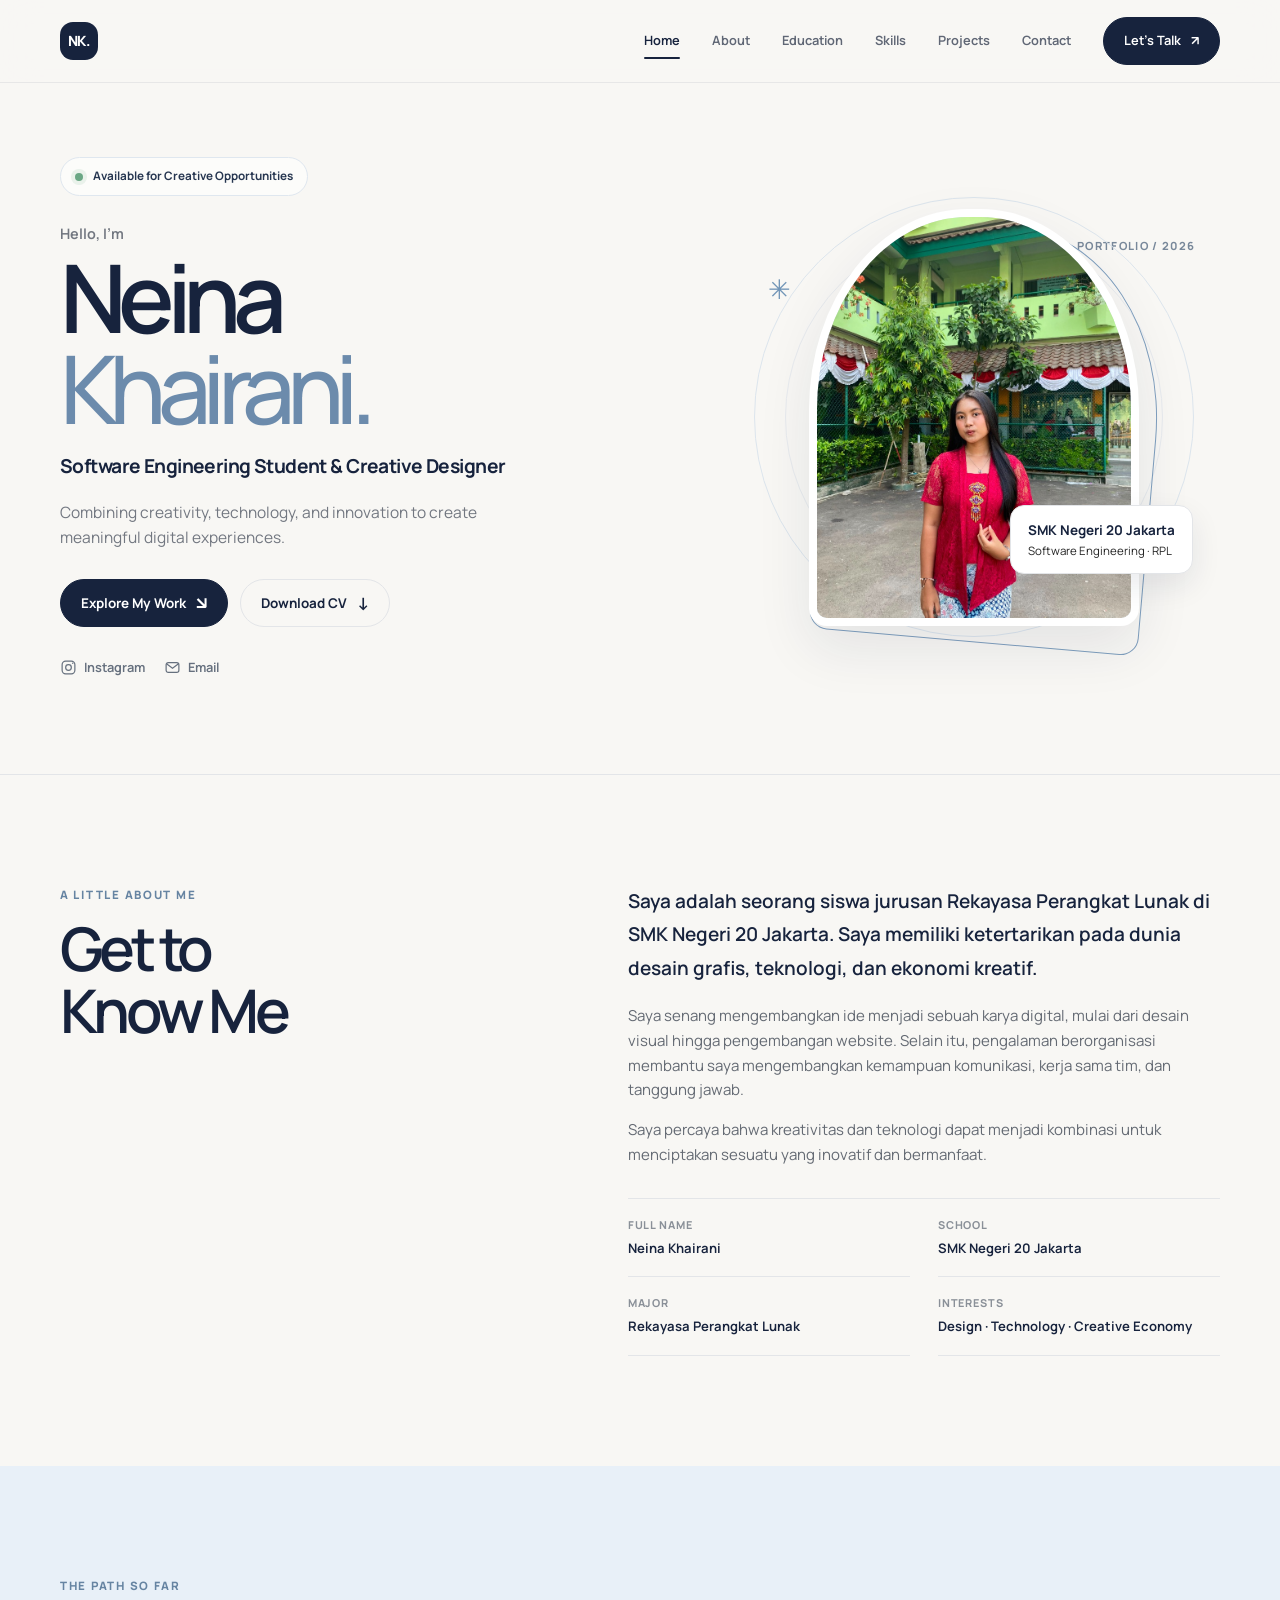
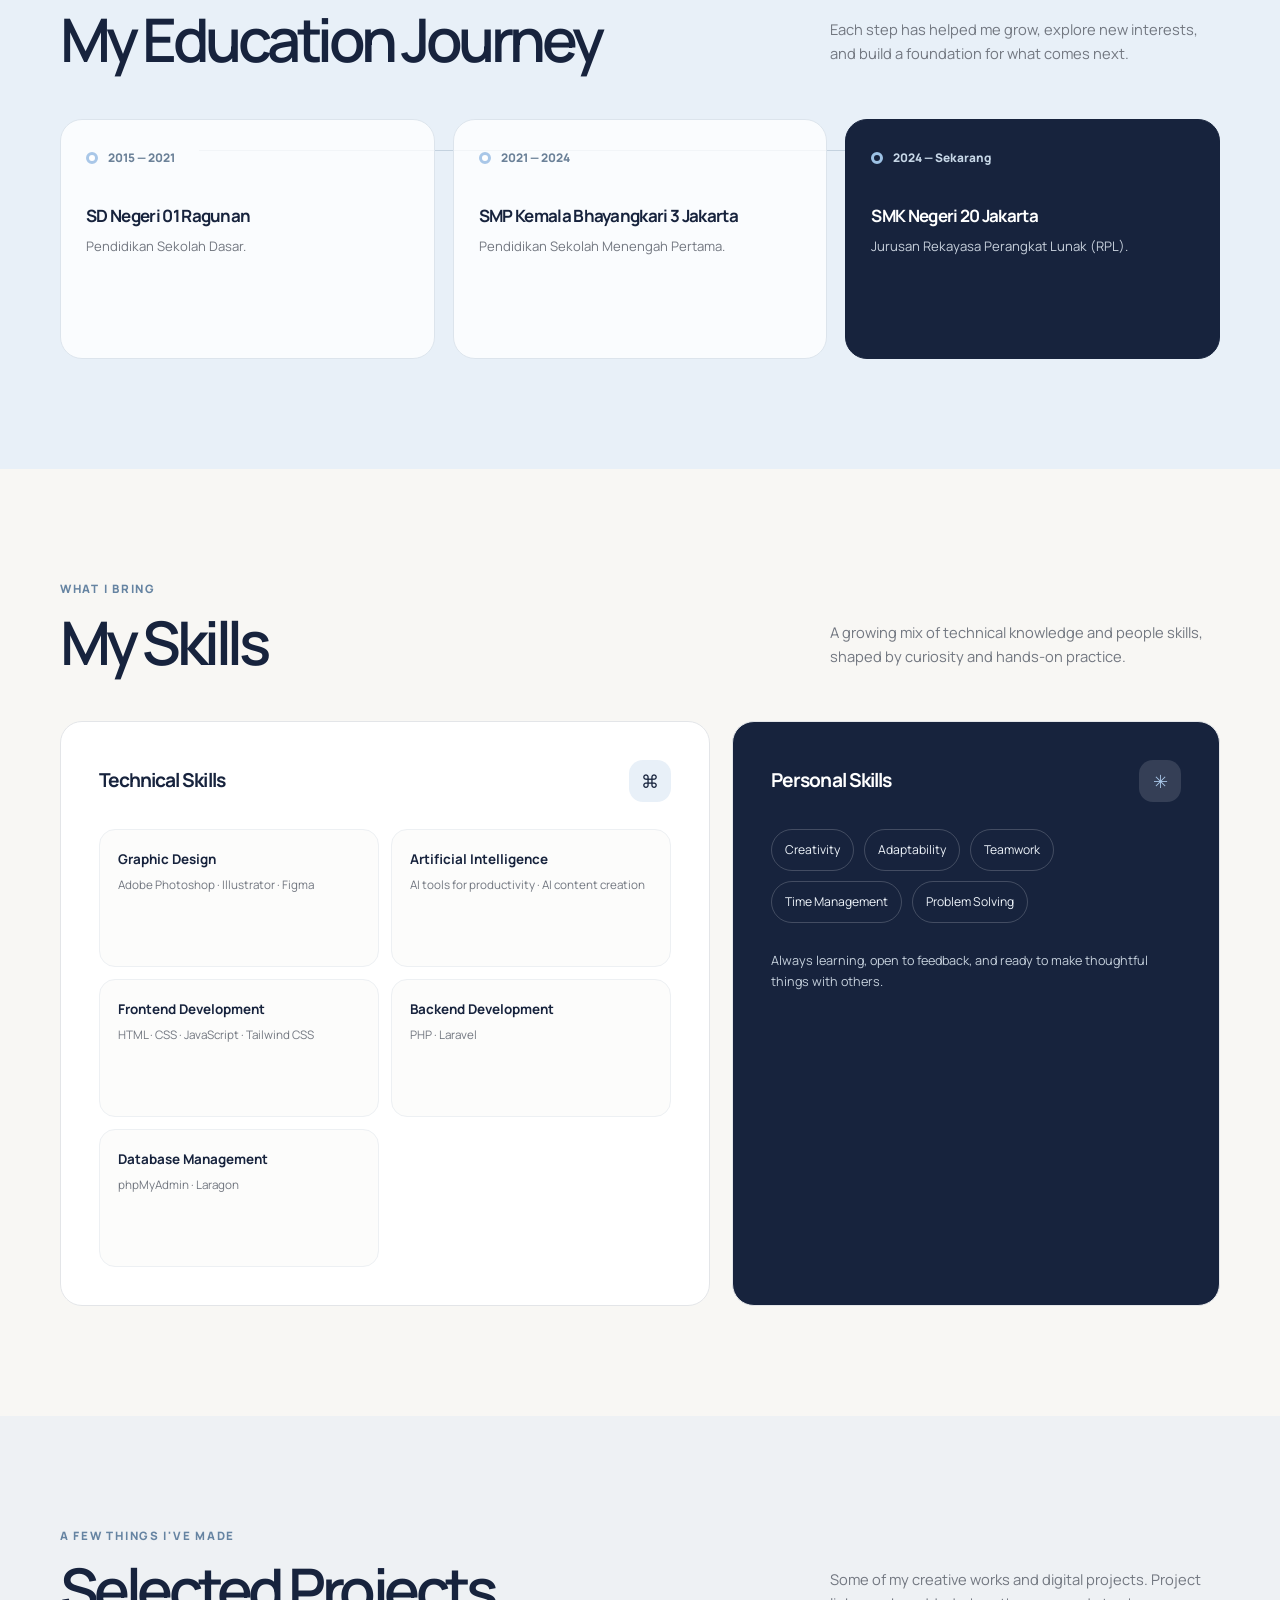
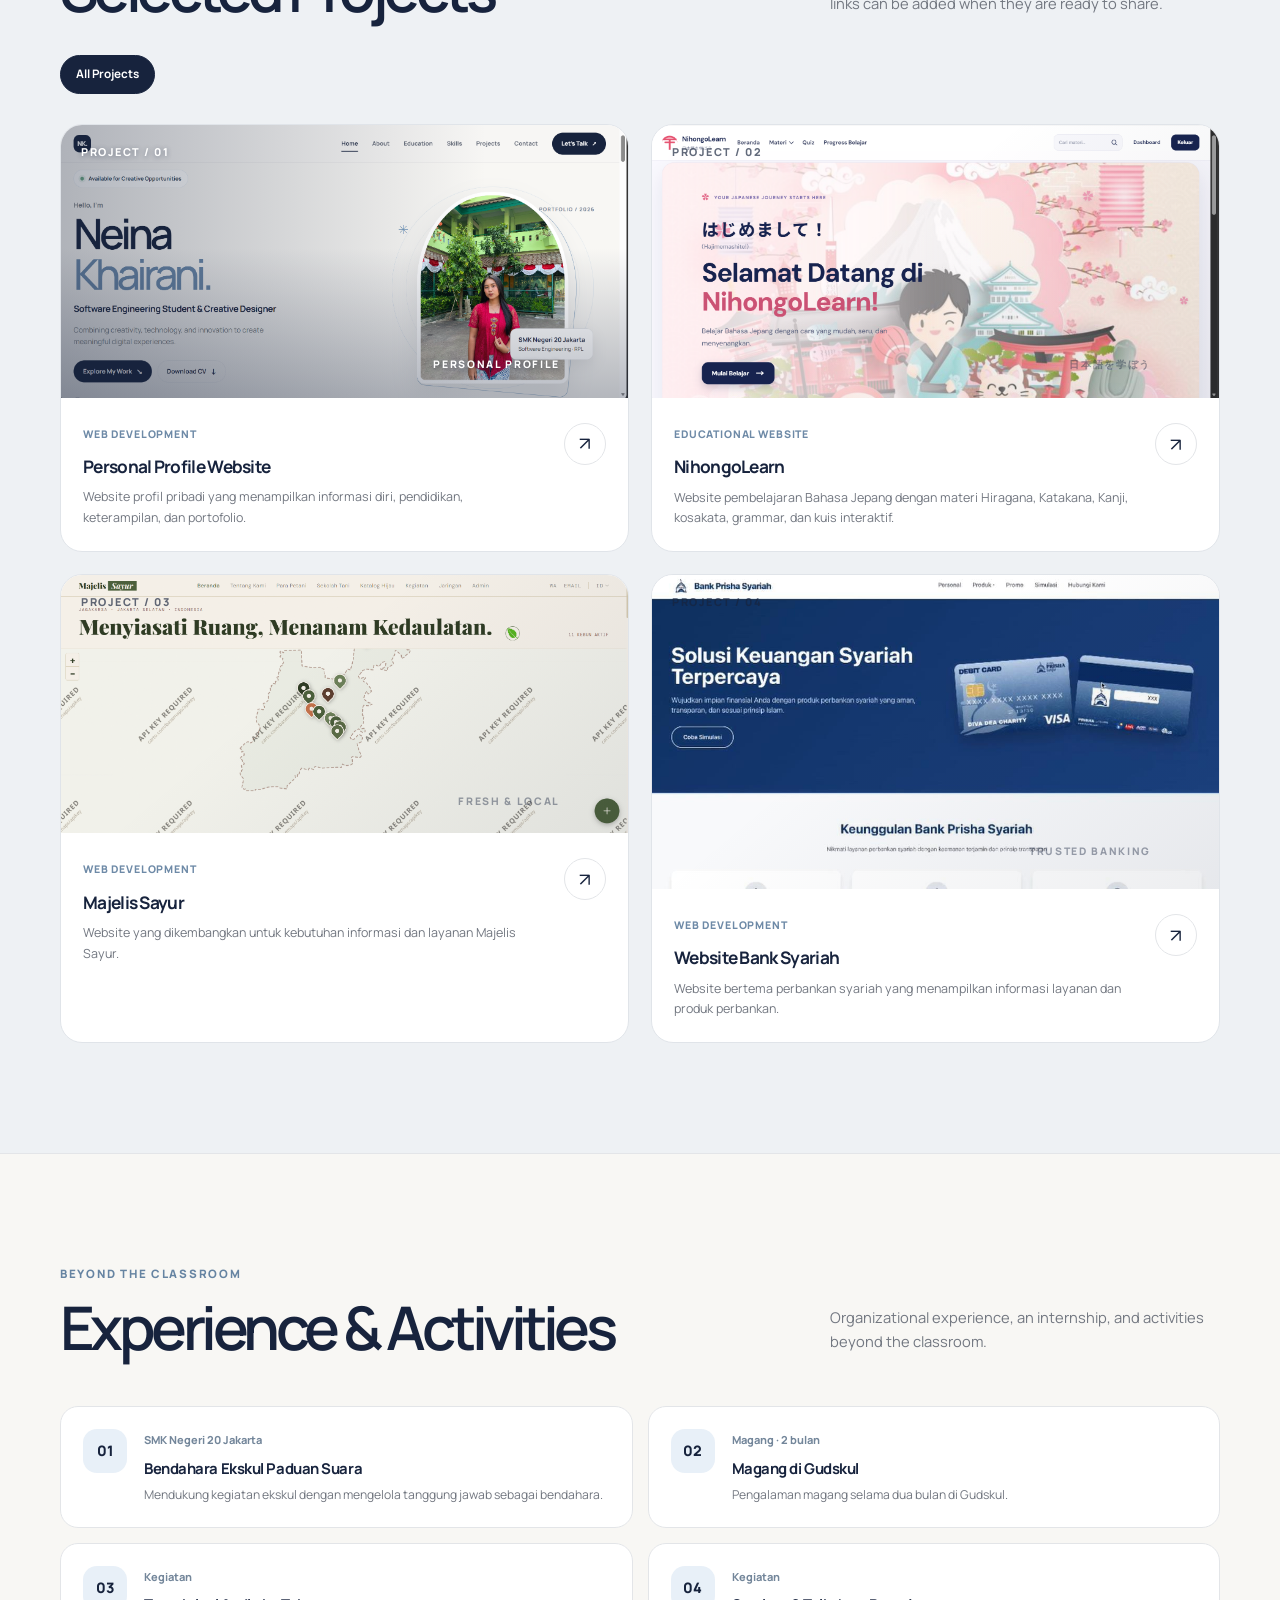
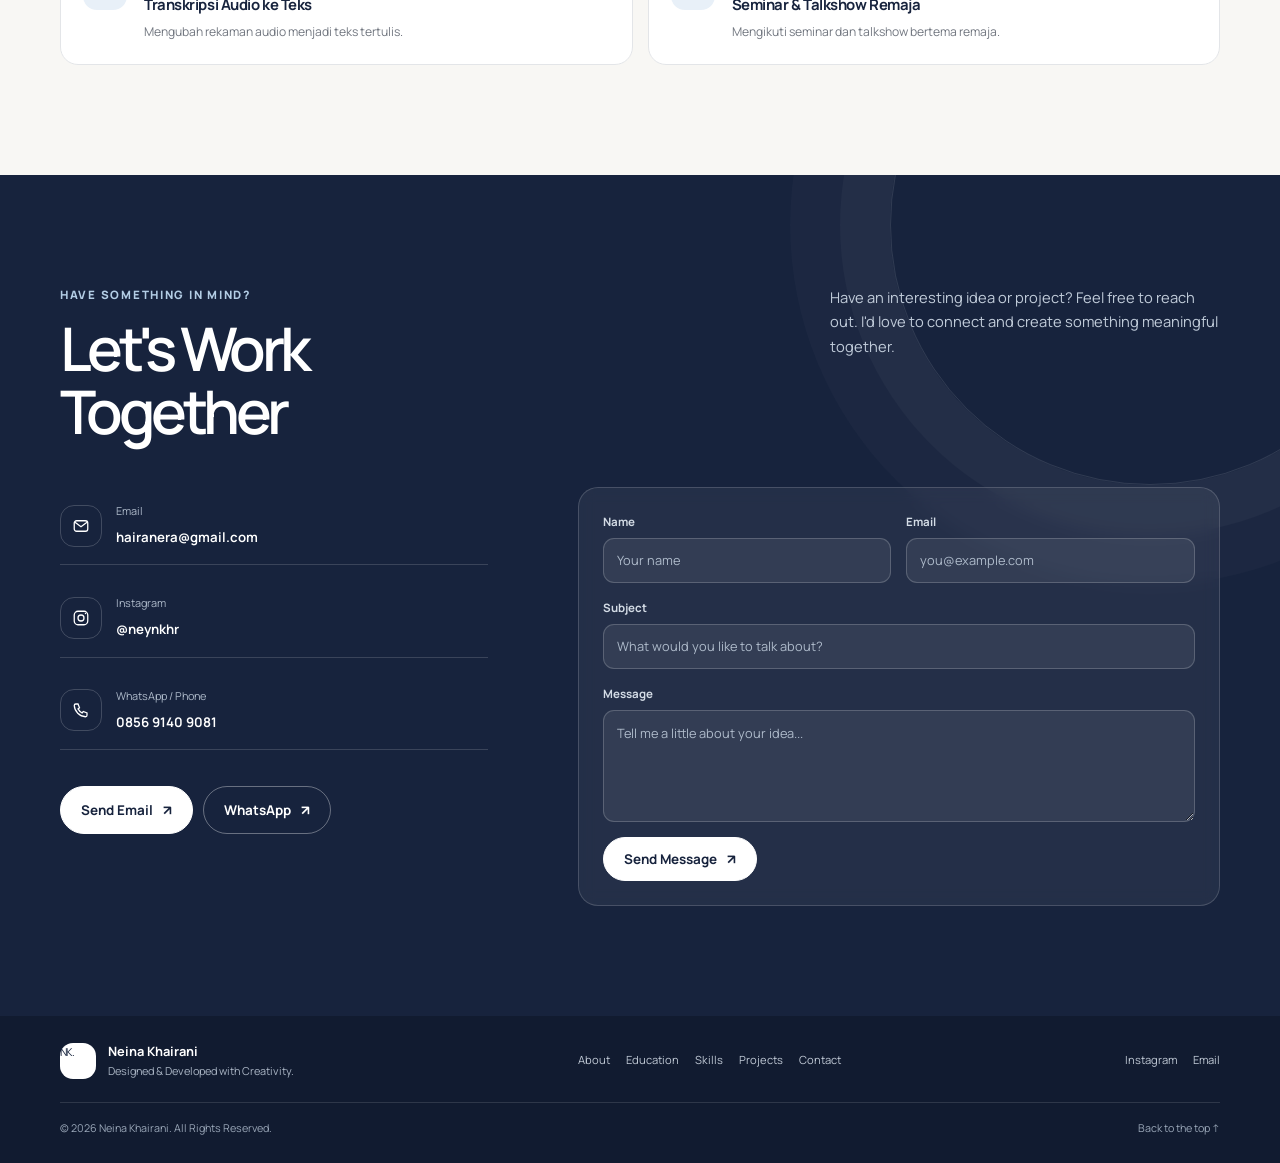
<file: index.html>
<!DOCTYPE html>
<html lang="en">
<head>
  <meta charset="UTF-8">
  <meta name="viewport" content="width=device-width, initial-scale=1">
  <meta name="description" content="Neina Khairani — Software Engineering student and creative designer exploring technology, design, and meaningful digital experiences.">
  <meta name="theme-color" content="#f8f7f4">
  <meta property="og:title" content="Neina Khairani — Portfolio">
  <meta property="og:description" content="Software Engineering Student & Creative Designer">
  <meta property="og:type" content="website">
  <title>Neina Khairani — Software Engineering Student &amp; Creative Designer</title>
  <link rel="preconnect" href="https://fonts.googleapis.com">
  <link rel="preconnect" href="https://fonts.gstatic.com" crossorigin>
  <link href="https://fonts.googleapis.com/css2?family=DM+Sans:wght@400;500;600;700&family=Manrope:wght@400;500;600;700;800&display=swap" rel="stylesheet">
  <link rel="stylesheet" href="style.css">
</head>
<body>
  <div class="load-bar" aria-hidden="true"></div>
  <a class="skip-link" href="#main">Skip to content</a>
  <header class="site-header">
    <nav class="nav container" aria-label="Main navigation">
      <a class="brand" href="#home" aria-label="NK, back to home"><span class="brand-mark">NK.</span></a>
      <button class="menu-toggle" type="button" aria-label="Open navigation menu" aria-expanded="false" aria-controls="nav-links"><span aria-hidden="true"></span></button>
      <div class="nav-links" id="nav-links">
        <a href="#home">Home</a>
        <a href="#about">About</a>
        <a href="#education">Education</a>
        <a href="#skills">Skills</a>
        <a href="#projects">Projects</a>
        <a href="#contact">Contact</a>
        <a class="nav-cta" href="#contact">Let's Talk <span aria-hidden="true">↗</span></a>
      </div>
    </nav>
  </header>

  <main id="main">
    <section class="hero container" id="home" aria-labelledby="hero-title">
      <div class="hero-copy reveal">
        <p class="availability">Available for Creative Opportunities</p>
        <p class="hero-intro">Hello, I'm</p>
        <h1 id="hero-title">Neina <span>Khairani.</span></h1>
        <p class="hero-role">Software Engineering Student &amp; Creative Designer</p>
        <p class="hero-description">Combining creativity, technology, and innovation to create meaningful digital experiences.</p>
        <div class="hero-actions">
          <a class="button" href="#projects">Explore My Work <span class="arrow" aria-hidden="true">↘</span></a>
          <a class="button button-light" href="cv-neina-khairani.html" download>Download CV <span class="arrow" aria-hidden="true">↓</span></a>
        </div>
        <div class="hero-social" aria-label="Social links">
          <a href="https://instagram.com/neynkhr" target="_blank" rel="noopener noreferrer" aria-label="Instagram @neynkhr">
            <svg viewBox="0 0 24 24" fill="none" stroke="currentColor" stroke-width="1.7" aria-hidden="true"><rect x="3" y="3" width="18" height="18" rx="5"/><circle cx="12" cy="12" r="4"/><circle cx="18" cy="6" r="1" fill="currentColor" stroke="none"/></svg>
            Instagram
          </a>
          <a href="mailto:hairanera@gmail.com" aria-label="Email Neina Khairani">
            <svg viewBox="0 0 24 24" fill="none" stroke="currentColor" stroke-width="1.7" aria-hidden="true"><rect x="3" y="5" width="18" height="14" rx="3"/><path d="m4 7 8 6 8-6"/></svg>
            Email
          </a>
        </div>
      </div>
      <div class="hero-visual reveal" aria-label="Portrait of Neina Khairani">
        <span class="visual-index">PORTFOLIO / 2026</span>
        <span class="visual-spark" aria-hidden="true">✳</span>
        <div class="hero-orbit" aria-hidden="true"></div>
        <div class="portrait-wrap">
          <div class="portrait"><img src="neina-khairani.jpeg" alt="Neina Khairani, software engineering student and creative designer" fetchpriority="high"></div>
          <div class="portrait-tag"><strong>SMK Negeri 20 Jakarta</strong>Software Engineering · RPL</div>
        </div>
      </div>
    </section>

    <section class="section about-section" id="about" aria-labelledby="about-title">
      <div class="container about-layout">
        <div class="about-title reveal">
          <p class="section-kicker">A little about me</p>
          <h2 id="about-title">Get to<br>Know Me</h2>
        </div>
        <div class="about-text reveal">
          <p class="lead">Saya adalah seorang siswa jurusan Rekayasa Perangkat Lunak di SMK Negeri 20 Jakarta. Saya memiliki ketertarikan pada dunia desain grafis, teknologi, dan ekonomi kreatif.</p>
          <p>Saya senang mengembangkan ide menjadi sebuah karya digital, mulai dari desain visual hingga pengembangan website. Selain itu, pengalaman berorganisasi membantu saya mengembangkan kemampuan komunikasi, kerja sama tim, dan tanggung jawab.</p>
          <p>Saya percaya bahwa kreativitas dan teknologi dapat menjadi kombinasi untuk menciptakan sesuatu yang inovatif dan bermanfaat.</p>
          <div class="about-details">
            <div class="detail"><span>Full Name</span><span>Neina Khairani</span></div>
            <div class="detail"><span>School</span><span>SMK Negeri 20 Jakarta</span></div>
            <div class="detail"><span>Major</span><span>Rekayasa Perangkat Lunak</span></div>
            <div class="detail"><span>Interests</span><span>Design · Technology · Creative Economy</span></div>
          </div>
        </div>
      </div>
    </section>

    <section class="section education-section" id="education" aria-labelledby="education-title">
      <div class="container">
        <div class="section-top reveal">
          <div><p class="section-kicker">The path so far</p><h2 id="education-title">My Education Journey</h2></div>
          <p>Each step has helped me grow, explore new interests, and build a foundation for what comes next.</p>
        </div>
        <div class="timeline">
          <article class="education-card reveal">
            <span class="education-year">2015 — 2021</span>
            <h3>SD Negeri 01 Ragunan</h3>
            <p>Pendidikan Sekolah Dasar.</p>
          </article>
          <article class="education-card reveal">
            <span class="education-year">2021 — 2024</span>
            <h3>SMP Kemala Bhayangkari 3 Jakarta</h3>
            <p>Pendidikan Sekolah Menengah Pertama.</p>
          </article>
          <article class="education-card current reveal">
            <span class="education-year">2024 — Sekarang</span>
            <h3>SMK Negeri 20 Jakarta</h3>
            <p>Jurusan Rekayasa Perangkat Lunak (RPL).</p>
          </article>
        </div>
      </div>
    </section>

    <section class="section" id="skills" aria-labelledby="skills-title">
      <div class="container">
        <div class="section-top reveal">
          <div><p class="section-kicker">What I bring</p><h2 id="skills-title">My Skills</h2></div>
          <p>A growing mix of technical knowledge and people skills, shaped by curiosity and hands-on practice.</p>
        </div>
        <div class="skills-layout">
          <div class="skill-panel reveal">
            <div class="panel-heading"><h3>Technical Skills</h3><span class="panel-symbol" aria-hidden="true">⌘</span></div>
            <div class="technical-grid">
              <article class="technical-card"><strong>Graphic Design</strong><p>Adobe Photoshop · Illustrator · Figma</p></article>
              <article class="technical-card"><strong>Artificial Intelligence</strong><p>AI tools for productivity · AI content creation</p></article>
              <article class="technical-card"><strong>Frontend Development</strong><p>HTML · CSS · JavaScript · Tailwind CSS</p></article>
              <article class="technical-card"><strong>Backend Development</strong><p>PHP · Laravel</p></article>
              <article class="technical-card"><strong>Database Management</strong><p>phpMyAdmin · Laragon</p></article>
            </div>
          </div>
          <div class="skill-panel personal reveal">
            <div class="panel-heading"><h3>Personal Skills</h3><span class="panel-symbol" aria-hidden="true">✳</span></div>
            <div class="personal-tags">
              <span>Creativity</span><span>Adaptability</span><span>Teamwork</span><span>Time Management</span><span>Problem Solving</span>
            </div>
            <p class="personal-note">Always learning, open to feedback, and ready to make thoughtful things with others.</p>
          </div>
        </div>
      </div>
    </section>

    <section class="section projects-section" id="projects" aria-labelledby="projects-title">
      <div class="container">
        <div class="section-top reveal">
          <div><p class="section-kicker">A few things I've made</p><h2 id="projects-title">Selected Projects</h2></div>
          <p>Some of my creative works and digital projects. Project links can be added when they are ready to share.</p>
        </div>
        <div class="project-filters reveal" role="group" aria-label="Filter projects">
          <button class="filter-button" type="button" data-filter="all" aria-pressed="true">All Projects</button>
          <!-- <button class="filter-button" type="button" data-filter="web-development" aria-pressed="false">Web Development</button>
          <button class="filter-button" type="button" data-filter="ui-ux-design" aria-pressed="false">UI/UX Design</button>
          <button class="filter-button" type="button" data-filter="creative-projects" aria-pressed="false">Creative Projects</button> -->
        </div>
        <div class="project-grid">
          <article class="project-card reveal" data-categories="web-development creative-projects">
            <div class="project-preview preview-personal"> 
              <img src="portfolio.png" alt="">
              <span class="project-number">PROJECT / 01</span>
              <span class="preview-decoration">Personal profile</span><div class="project-overlay"><span>Explore project</span></div>
            </div>
            <div class="project-info">

              <div><span class="project-category">Web Development</span><h3>Personal Profile Website</h3><p>Website profil pribadi yang menampilkan informasi diri, pendidikan, keterampilan, dan portofolio.</p></div><button class="project-open" type="button" aria-label="View details for Personal Profile Website" data-title="Personal Profile Website" data-description="Website profil pribadi yang menampilkan informasi diri, pendidikan, keterampilan, dan portofolio." data-url="https://github.com/hairanera-crypto/portofolio-neinaa">↗</button></div>
          </article>
          <article class="project-card reveal" data-categories="web-development ui-ux-design">
            <div class="project-preview preview-nihongo">
              <img src="nihongo.png" alt="NihongoLearn"> 
              <span class="project-number">PROJECT / 02</span>
              <!-- <div class="mock-window" aria-hidden="true"><div class="mock-top"><i></i><i></i><i></i></div><div class="mock-content"><div class="mock-sidebar"><b></b><i></i><i></i><i></i></div><div class="mock-main"><div class="mock-title"></div><div class="mock-line"></div><div class="mock-line"></div><div class="mock-tiles"><i></i><i></i><i></i></div></div></div></div> -->
              <span class="preview-decoration">日本語を学ぼう</span><div class="project-overlay"><span>Explore project</span></div>
            </div>
            <div class="project-info"><div><span class="project-category">Educational Website</span><h3>NihongoLearn</h3><p>Website pembelajaran Bahasa Jepang dengan materi Hiragana, Katakana, Kanji, kosakata, grammar, dan kuis interaktif.</p></div><button class="project-open" type="button" aria-label="View details for NihongoLearn" data-title="NihongoLearn" data-description="Website pembelajaran Bahasa Jepang dengan materi Hiragana, Katakana, Kanji, kosakata, grammar, dan kuis interaktif." data-url="https://github.com/hairanera-crypto/portofolio-neinaa">↗</button></div>
          </article>
          <article class="project-card reveal" data-categories="web-development">
            <div class="project-preview preview-majelis">
              <img src="majelis sayur.png" alt="Majelis Sayur">
              <span class="project-number">PROJECT / 03</span>
              <!-- <div class="mock-window" aria-hidden="true"><div class="mock-top"><i></i><i></i><i></i></div><div class="mock-content"><div class="mock-sidebar"><b></b><i></i><i></i><i></i></div><div class="mock-main"><div class="mock-title"></div><div class="mock-line"></div><div class="mock-line"></div><div class="mock-tiles"><i></i><i></i><i></i></div></div></div></div> -->
              <span class="preview-decoration">Fresh &amp; local</span><div class="project-overlay"><span>Explore project</span></div>
            </div>
            <div class="project-info"><div><span class="project-category">Web Development</span><h3>Majelis Sayur</h3><p>Website yang dikembangkan untuk kebutuhan informasi dan layanan Majelis Sayur.</p></div><button class="project-open" type="button" aria-label="View details for Majelis Sayur" data-title="Majelis Sayur" data-description="Website yang dikembangkan untuk kebutuhan informasi dan layanan Majelis Sayur." data-url="https://majalissayur.vercel.app">↗</button></div>
          </article>
          <article class="project-card reveal" data-categories="web-development">
            <div class="project-preview preview-bank">
              <img src="bank.jpeg" alt="Website Bank Syariah">
              <span class="project-number">PROJECT / 04</span>
              <!-- <div class="mock-window" aria-hidden="true"><div class="mock-top"><i></i><i></i><i></i></div><div class="mock-content"><div class="mock-sidebar"><b></b><i></i><i></i><i></i></div><div class="mock-main"><div class="mock-title"></div><div class="mock-line"></div><div class="mock-line"></div><div class="mock-tiles"><i></i><i></i><i></i></div></div></div></div> -->
              <span class="preview-decoration">Trusted banking</span><div class="project-overlay"><span>Explore project</span></div>
            </div>
            <div class="project-info"><div><span class="project-category">Web Development</span><h3>Website Bank Syariah</h3><p>Website bertema perbankan syariah yang menampilkan informasi layanan dan produk perbankan.</p></div><button class="project-open" type="button" aria-label="View details for Website Bank Syariah" data-title="Website Bank Syariah" data-description="Website bertema perbankan syariah yang menampilkan informasi layanan dan produk perbankan." data-url="">↗</button></div>
          </article>
        </div>
      </div>
    </section>

    <section class="section experience-section" id="experience" aria-labelledby="experience-title">
      <div class="container">
        <div class="section-top reveal">
          <div><p class="section-kicker">Beyond the classroom</p><h2 id="experience-title">Experience &amp; Activities</h2></div>
          <p>Organizational experience, an internship, and activities beyond the classroom.</p>
        </div>
        <div class="experience-grid">
          <article class="experience-card reveal"><span class="experience-icon" aria-hidden="true">01</span><div><span class="experience-period">SMK Negeri 20 Jakarta</span><h3>Bendahara Ekskul Paduan Suara</h3><p>Mendukung kegiatan ekskul dengan mengelola tanggung jawab sebagai bendahara.</p></div></article>
          <article class="experience-card reveal"><span class="experience-icon" aria-hidden="true">02</span><div><span class="experience-period">Magang · 2 bulan</span><h3>Magang di Gudskul</h3><p>Pengalaman magang selama dua bulan di Gudskul.</p></div></article>
          <article class="experience-card reveal"><span class="experience-icon" aria-hidden="true">03</span><div><span class="experience-period">Kegiatan</span><h3>Transkripsi Audio ke Teks</h3><p>Mengubah rekaman audio menjadi teks tertulis.</p></div></article>
          <article class="experience-card reveal"><span class="experience-icon" aria-hidden="true">04</span><div><span class="experience-period">Kegiatan</span><h3>Seminar &amp; Talkshow Remaja</h3><p>Mengikuti seminar dan talkshow bertema remaja.</p></div></article>
        </div>
      </div>
    </section>

    <section class="section contact-section" id="contact" aria-labelledby="contact-title">
      <div class="container contact-inner">
        <div class="section-top reveal">
          <div><p class="section-kicker">Have something in mind?</p><h2 id="contact-title">Let's Work<br>Together</h2></div>
          <p>Have an interesting idea or project? Feel free to reach out. I'd love to connect and create something meaningful together.</p>
        </div>
        <div class="contact-grid">
          <div class="contact-links reveal">
            <div class="contact-item">
              <span class="contact-icon" aria-hidden="true"><svg viewBox="0 0 24 24" fill="none" stroke="currentColor" stroke-width="1.7"><rect x="3" y="5" width="18" height="14" rx="3"/><path d="m4 7 8 6 8-6"/></svg></span>
              <div><small>Email</small><a href="mailto:hairanera@gmail.com">hairanera@gmail.com</a></div>
            </div>
            <div class="contact-item">
              <span class="contact-icon" aria-hidden="true"><svg viewBox="0 0 24 24" fill="none" stroke="currentColor" stroke-width="1.7"><rect x="3" y="3" width="18" height="18" rx="5"/><circle cx="12" cy="12" r="4"/><circle cx="18" cy="6" r="1" fill="currentColor" stroke="none"/></svg></span>
              <div><small>Instagram</small><a href="https://instagram.com/neynkhr" target="_blank" rel="noopener noreferrer">@neynkhr</a></div>
            </div>
            <div class="contact-item">
              <span class="contact-icon" aria-hidden="true"><svg viewBox="0 0 24 24" fill="none" stroke="currentColor" stroke-width="1.7"><path d="M5 4h3l2 5-2 1.5a15 15 0 0 0 5.5 5.5L15 14l5 2v3a2 2 0 0 1-2 2C10 20.5 3.5 14 3 6a2 2 0 0 1 2-2Z"/></svg></span>
              <div><small>WhatsApp / Phone</small><a href="tel:+6285691409081">0856 9140 9081</a></div>
            </div>
            <div class="contact-buttons">
              <a class="button" href="mailto:hairanera@gmail.com">Send Email <span aria-hidden="true">↗</span></a>
              <a class="button button-light" href="https://wa.me/6285691409081" target="_blank" rel="noopener noreferrer">WhatsApp <span aria-hidden="true">↗</span></a>
            </div>
          </div>
          <form class="contact-form reveal" id="contact-form">
            <div class="form-field"><label for="name">Name</label><input id="name" name="name" autocomplete="name" placeholder="Your name" required></div>
            <div class="form-field"><label for="email">Email</label><input id="email" name="email" type="email" autocomplete="email" placeholder="you@example.com" required></div>
            <div class="form-field full"><label for="subject">Subject</label><input id="subject" name="subject" placeholder="What would you like to talk about?" required></div>
            <div class="form-field full"><label for="message">Message</label><textarea id="message" name="message" placeholder="Tell me a little about your idea..." required></textarea></div>
            <button class="button" type="submit">Send Message <span aria-hidden="true">↗</span></button>
          </form>
        </div>
      </div>
    </section>
  </main>

  <footer class="site-footer">
    <div class="container">
      <div class="footer-main">
        <a class="footer-brand" href="#home">
          <span class="brand-mark">NK.</span><span><strong>Neina Khairani</strong><span>Designed &amp; Developed with Creativity.</span></span>
        </a>
        <nav class="footer-nav" aria-label="Footer navigation">
          <a href="#about">About</a><a href="#education">Education</a><a href="#skills">Skills</a><a href="#projects">Projects</a><a href="#contact">Contact</a>
        </nav>
        <div class="footer-social"><a href="https://instagram.com/neynkhr" target="_blank" rel="noopener noreferrer">Instagram</a><a href="mailto:hairanera@gmail.com">Email</a></div>
      </div>
      <div class="footer-bottom"><span>© <span id="year">2026</span> Neina Khairani. All Rights Reserved.</span><a href="#home">Back to the top ↑</a></div>
    </div>
  </footer>

  <button class="back-to-top" type="button" aria-label="Back to top">↑</button>
  <dialog id="project-dialog" aria-labelledby="dialog-title">
    <div class="dialog-content">
      <button class="dialog-close" type="button" aria-label="Close project details">×</button>
      <p class="section-kicker">Project details</p>
      <h2 id="dialog-title"></h2>
      <p id="dialog-description"></p>
      <a class="dialog-note" id="dialog-link" target="_blank" rel="noopener noreferrer" hidden>Buka website proyek ↗</a>
    </div>
  </dialog>

  <script>
    const menuToggle = document.querySelector(".menu-toggle");
    const navLinks = document.querySelector(".nav-links");
    window.addEventListener("load", () => document.querySelector(".load-bar").classList.add("loaded"), { once: true });
    const closeMenu = () => {
      navLinks.classList.remove("open");
      menuToggle.setAttribute("aria-expanded", "false");
      menuToggle.setAttribute("aria-label", "Open navigation menu");
      document.body.classList.remove("menu-open");
    };

    menuToggle.addEventListener("click", () => {
      const open = menuToggle.getAttribute("aria-expanded") !== "true";
      menuToggle.setAttribute("aria-expanded", String(open));
      menuToggle.setAttribute("aria-label", open ? "Close navigation menu" : "Open navigation menu");
      navLinks.classList.toggle("open", open);
      document.body.classList.toggle("menu-open", open);
    });
    navLinks.querySelectorAll("a").forEach((link) => link.addEventListener("click", closeMenu));
    window.addEventListener("resize", () => { if (window.innerWidth > 760) closeMenu(); });

    const year = document.querySelector("#year");
    year.textContent = String(new Date().getFullYear());

    const reduceMotion = window.matchMedia("(prefers-reduced-motion: reduce)").matches;
    const revealObserver = new IntersectionObserver((entries, observer) => {
      entries.forEach((entry) => {
        if (entry.isIntersecting) {
          entry.target.classList.add("visible");
          observer.unobserve(entry.target);
        }
      });
    }, { threshold: 0.12 });
    document.querySelectorAll(".reveal").forEach((element) => revealObserver.observe(element));

    const sectionLinks = [...document.querySelectorAll('.nav-links a[href^="#"]:not(.nav-cta)')];
    const sectionObserver = new IntersectionObserver((entries) => {
      entries.forEach((entry) => {
        if (!entry.isIntersecting) return;
        sectionLinks.forEach((link) => {
          const current = link.getAttribute("href") === `#${entry.target.id}`;
          if (current) link.setAttribute("aria-current", "location");
          else link.removeAttribute("aria-current");
          link.classList.toggle("active", current);
        });
      });
    }, { rootMargin: "-30% 0px -60% 0px", threshold: 0 });
    document.querySelectorAll("main section[id]").forEach((section) => sectionObserver.observe(section));

    const filters = document.querySelectorAll(".filter-button");
    const projectCards = document.querySelectorAll(".project-card");
    filters.forEach((button) => {
      button.addEventListener("click", () => {
        const category = button.dataset.filter;
        filters.forEach((filter) => filter.setAttribute("aria-pressed", String(filter === button)));
        projectCards.forEach((card) => {
          const categories = card.dataset.categories.split(" ");
          card.hidden = category !== "all" && !categories.includes(category);
        });
      });
    });

    const projectDialog = document.querySelector("#project-dialog");
    const dialogTitle = document.querySelector("#dialog-title");
    const dialogDescription = document.querySelector("#dialog-description");
    const dialogLink = document.querySelector("#dialog-link");
    document.querySelectorAll(".project-open").forEach((button) => {
      button.addEventListener("click", () => {
        dialogTitle.textContent = button.dataset.title;
        dialogDescription.textContent = button.dataset.description;
        const url = button.dataset.url.trim();
        dialogLink.href = url;
        dialogLink.hidden = !url;
        if (!projectDialog.open) projectDialog.showModal();
      });
    });
    document.querySelector(".dialog-close").addEventListener("click", () => projectDialog.close());
    projectDialog.addEventListener("click", (event) => {
      if (event.target === projectDialog) projectDialog.close();
    });
    projectDialog.addEventListener("close", () => {
      const opener = document.activeElement;
      if (opener && typeof opener.focus === "function") opener.focus();
    });

    document.querySelector("#contact-form").addEventListener("submit", (event) => {
      event.preventDefault();
      const form = event.currentTarget;
      const data = new FormData(form);
      const subject = encodeURIComponent(String(data.get("subject")));
      const body = encodeURIComponent(`Name: ${data.get("name")}\nEmail: ${data.get("email")}\n\n${data.get("message")}`);
      window.location.href = `mailto:hairanera@gmail.com?subject=${subject}&body=${body}`;
    });

    const backToTop = document.querySelector(".back-to-top");
    const updateBackToTop = () => backToTop.classList.toggle("visible", window.scrollY > 560);
    window.addEventListener("scroll", updateBackToTop, { passive: true });
    updateBackToTop();
    backToTop.addEventListener("click", () => window.scrollTo({ top: 0, behavior: reduceMotion ? "auto" : "smooth" }));
  </script>
</body>
</html>
</file>
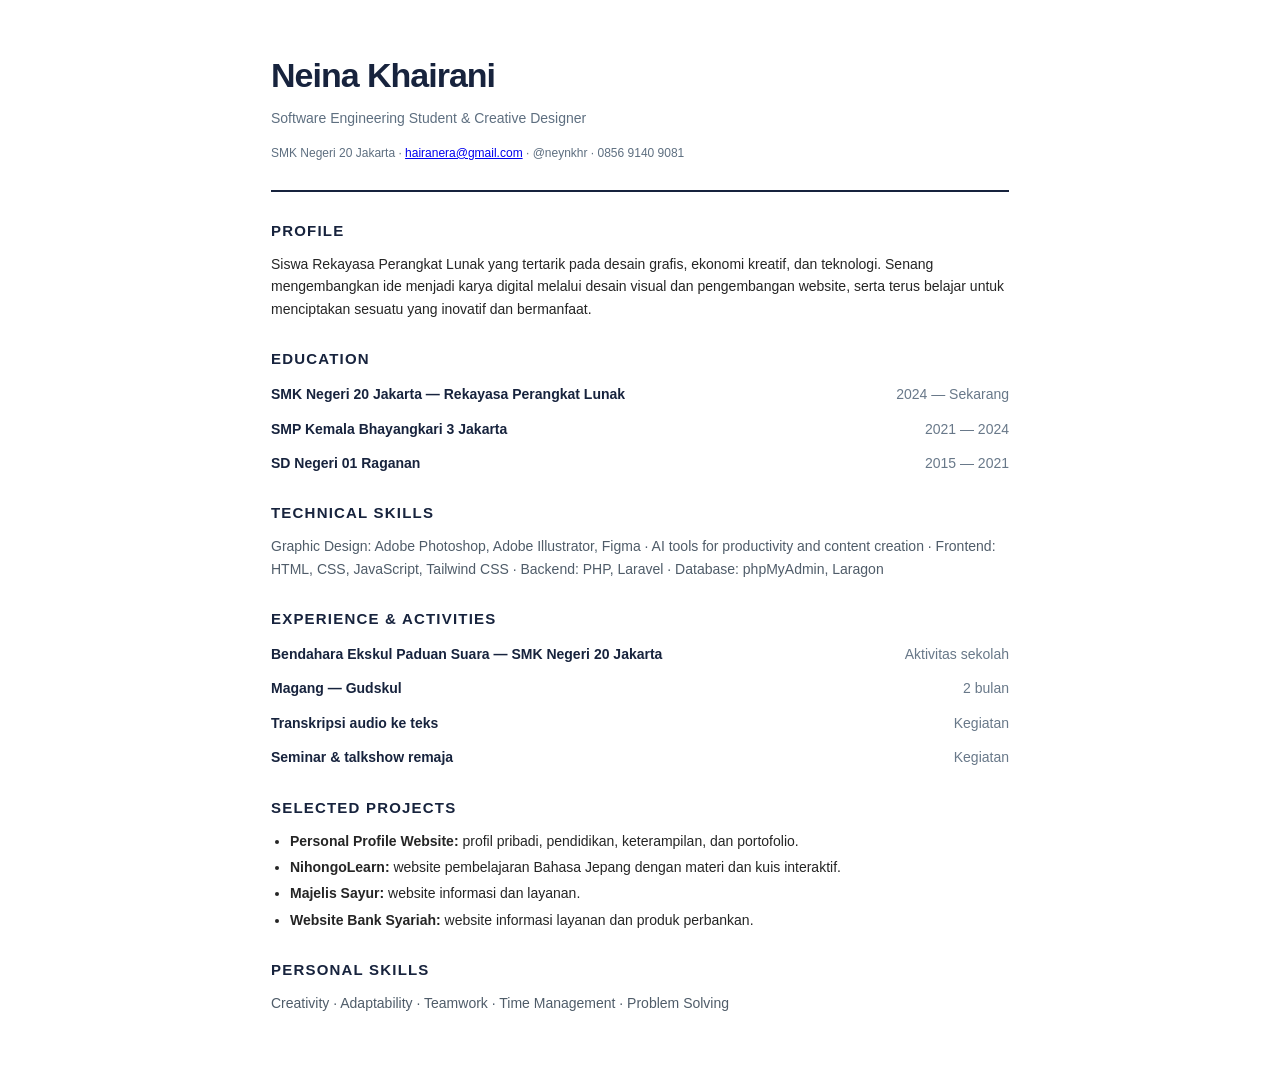
<file: cv-neina-khairani.html>
<!DOCTYPE html>
<html lang="en">
<head>
  <meta charset="UTF-8">
  <meta name="viewport" content="width=device-width, initial-scale=1">
  <meta name="description" content="Curriculum vitae of Neina Khairani, Software Engineering student and Creative Designer.">
  <title>Neina Khairani — CV</title>
  <link rel="stylesheet" href="cv.css">
</head>
<body>
  <header>
    <h1>Neina Khairani</h1>
    <p>Software Engineering Student &amp; Creative Designer</p>
    <p class="contact">SMK Negeri 20 Jakarta · <a href="mailto:hairanera@gmail.com">hairanera@gmail.com</a> · @neynkhr · 0856 9140 9081</p>
  </header>
  <main>
    <section>
      <h2>Profile</h2>
      <p>Siswa Rekayasa Perangkat Lunak yang tertarik pada desain grafis, ekonomi kreatif, dan teknologi. Senang mengembangkan ide menjadi karya digital melalui desain visual dan pengembangan website, serta terus belajar untuk menciptakan sesuatu yang inovatif dan bermanfaat.</p>
    </section>
    <section>
      <h2>Education</h2>
      <div class="entry"><strong>SMK Negeri 20 Jakarta — Rekayasa Perangkat Lunak</strong><span>2024 — Sekarang</span></div>
      <div class="entry"><strong>SMP Kemala Bhayangkari 3 Jakarta</strong><span>2021 — 2024</span></div>
      <div class="entry"><strong>SD Negeri 01 Raganan</strong><span>2015 — 2021</span></div>
    </section>
    <section>
      <h2>Technical Skills</h2>
      <p class="skills">Graphic Design: Adobe Photoshop, Adobe Illustrator, Figma · AI tools for productivity and content creation · Frontend: HTML, CSS, JavaScript, Tailwind CSS · Backend: PHP, Laravel · Database: phpMyAdmin, Laragon</p>
    </section>
    <section>
      <h2>Experience &amp; Activities</h2>
      <div class="entry"><strong>Bendahara Ekskul Paduan Suara — SMK Negeri 20 Jakarta</strong><span>Aktivitas sekolah</span></div>
      <div class="entry"><strong>Magang — Gudskul</strong><span>2 bulan</span></div>
      <div class="entry"><strong>Transkripsi audio ke teks</strong><span>Kegiatan</span></div>
      <div class="entry"><strong>Seminar &amp; talkshow remaja</strong><span>Kegiatan</span></div>
    </section>
    <section>
      <h2>Selected Projects</h2>
      <ul>
        <li><strong>Personal Profile Website:</strong> profil pribadi, pendidikan, keterampilan, dan portofolio.</li>
        <li><strong>NihongoLearn:</strong> website pembelajaran Bahasa Jepang dengan materi dan kuis interaktif.</li>
        <li><strong>Majelis Sayur:</strong> website informasi dan layanan.</li>
        <li><strong>Website Bank Syariah:</strong> website informasi layanan dan produk perbankan.</li>
      </ul>
    </section>
    <section>
      <h2>Personal Skills</h2>
      <p class="skills">Creativity · Adaptability · Teamwork · Time Management · Problem Solving</p>
    </section>
  </main>
</body>
</html>
</file>
<file: style.css>
:root {
  color-scheme: light;
  --paper: #f8f7f4;
  --surface: #fff;
  --navy: #17233d;
  --navy-soft: #263650;
  --blue: #a9c7e8;
  --blue-light: #e8f0f8;
  --charcoal: #252525;
  --muted: #727780;
  --line: #e3e5e8;
  --font: "Manrope", "DM Sans", sans-serif;
  --radius: 22px;
  --shadow: 0 22px 55px rgb(23 35 61 / 9%);
}

*, *::before, *::after { box-sizing: border-box; }
html { scroll-behavior: smooth; scroll-padding-top: 92px; }
body {
  margin: 0;
  background: var(--paper);
  color: var(--charcoal);
  font-family: var(--font);
  line-height: 1.65;
  -webkit-font-smoothing: antialiased;
}
body.menu-open { overflow: hidden; }
img { max-width: 100%; }
a { color: inherit; text-decoration: none; }
button, input, textarea { font: inherit; }
button { color: inherit; }
::selection { background: var(--blue); color: var(--navy); }
.container { width: min(1160px, calc(100% - 56px)); margin-inline: auto; }
.load-bar {
  position: fixed; z-index: 50; top: 0; left: 0; width: 100%; height: 2px;
  transform: scaleX(.03); transform-origin: left; background: var(--blue);
  animation: loading 1.1s cubic-bezier(.25,.7,.25,1) forwards;
}
.load-bar.loaded { transform: scaleX(1); opacity: 0; transition: opacity .25s ease, transform .2s ease; }
@keyframes loading { to { transform: scaleX(.86); } }
.skip-link {
  position: fixed; z-index: 100; top: 12px; left: 12px; padding: 10px 16px;
  transform: translateY(-160%); border-radius: 999px; background: var(--navy); color: white;
}
.skip-link:focus { transform: translateY(0); }
.site-header {
  position: sticky; z-index: 20; top: 0;
  border-bottom: 1px solid rgb(23 35 61 / 7%);
  background: rgb(248 247 244 / 90%); backdrop-filter: blur(18px);
}
.nav { min-height: 82px; display: flex; align-items: center; justify-content: space-between; gap: 30px; }
.brand { display: inline-flex; align-items: center; gap: 10px; color: var(--navy); font-size: 1.2rem; font-weight: 800; letter-spacing: -.08em; }
.brand-mark { display: grid; width: 38px; height: 38px; place-items: center; border-radius: 13px; background: var(--navy); color: white; font-size: .88rem; letter-spacing: -.06em; }
.nav-links { display: flex; align-items: center; gap: clamp(18px, 2.5vw, 34px); }
.nav-links a { position: relative; color: #606775; font-size: .8rem; font-weight: 650; transition: color .2s ease; }
.nav-links a:not(.nav-cta)::after {
  position: absolute; right: 0; bottom: -7px; left: 0; height: 2px;
  transform: scaleX(0); transform-origin: left; border-radius: 2px; background: var(--navy); content: ""; transition: transform .2s ease;
}
.nav-links a:hover, .nav-links a.active { color: var(--navy); }
.nav-links a:hover::after, .nav-links a.active::after { transform: scaleX(1); }
.nav-cta, .button {
  display: inline-flex; align-items: center; justify-content: center; gap: 10px;
  min-height: 48px; padding: 0 20px; border: 1px solid var(--navy); border-radius: 999px;
  background: var(--navy); color: white; font-size: .84rem; font-weight: 700;
  transition: transform .2s ease, box-shadow .2s ease, background .2s ease;
}
.nav-links .nav-cta { color: white; }
.nav-cta:hover, .button:hover { transform: translateY(-2px); background: var(--navy-soft); box-shadow: 0 10px 22px rgb(23 35 61 / 16%); }
.button-light { border-color: var(--line); background: transparent; color: var(--navy); }
.button-light:hover { background: white; }
.menu-toggle {
  display: none; width: 44px; height: 44px; place-items: center;
  border: 1px solid var(--line); border-radius: 50%; background: transparent; cursor: pointer;
}
.menu-toggle span, .menu-toggle span::before, .menu-toggle span::after {
  display: block; width: 17px; height: 1.5px; background: var(--navy); transition: transform .2s ease;
}
.menu-toggle span { position: relative; }
.menu-toggle span::before, .menu-toggle span::after { position: absolute; left: 0; content: ""; }
.menu-toggle span::before { top: -5px; }
.menu-toggle span::after { top: 5px; }
.menu-toggle[aria-expanded="true"] span { background: transparent; }
.menu-toggle[aria-expanded="true"] span::before { top: 0; transform: rotate(45deg); }
.menu-toggle[aria-expanded="true"] span::after { top: 0; transform: rotate(-45deg); }

.hero { display: grid; min-height: 690px; grid-template-columns: 1.07fr .93fr; align-items: center; gap: clamp(36px, 8vw, 110px); padding-block: 74px 96px; }
.hero-copy { max-width: 600px; }
.availability { display: inline-flex; align-items: center; gap: 10px; margin: 0 0 26px; padding: 9px 14px; border: 1px solid #dfe7ef; border-radius: 999px; background: rgb(255 255 255 / 62%); color: var(--navy-soft); font-size: .73rem; font-weight: 700; }
.availability::before { width: 8px; height: 8px; border-radius: 50%; background: #6ba785; box-shadow: 0 0 0 4px rgb(107 167 133 / 13%); content: ""; }
.hero-intro { margin-bottom: 6px; color: var(--muted); font-size: .9rem; font-weight: 650; }
h1, h2, h3, p { margin-top: 0; }
h1 { margin-bottom: 17px; color: var(--navy); font-size: clamp(3.6rem, 7.4vw, 6.7rem); font-weight: 600; letter-spacing: -.09em; line-height: .96; }
h1 span { display: block; color: #6c8bac; font-weight: 500; }
.hero-role { margin: 0 0 17px; color: var(--navy); font-size: clamp(1.02rem, 1.6vw, 1.2rem); font-weight: 700; letter-spacing: -.03em; }
.hero-description { max-width: 495px; margin-bottom: 28px; color: var(--muted); font-size: .97rem; }
.hero-actions { display: flex; flex-wrap: wrap; gap: 12px; }
.arrow { font-size: 1.08rem; line-height: 1; }
.hero-social { display: flex; align-items: center; gap: 19px; margin-top: 30px; color: #66707e; font-size: .8rem; font-weight: 650; }
.hero-social a { display: inline-flex; align-items: center; gap: 7px; transition: color .2s ease; }
.hero-social a:hover { color: var(--navy); }
.hero-social svg { width: 17px; height: 17px; }
.hero-visual { position: relative; display: grid; min-height: 500px; place-items: center; }
.hero-orbit { position: absolute; width: min(440px, 100%); aspect-ratio: 1; border: 1px solid #dce5ed; border-radius: 50%; }
.hero-orbit::before, .hero-orbit::after { position: absolute; border: 1px solid #e8ebee; border-radius: 50%; content: ""; }
.hero-orbit::before { inset: 30px; }
.hero-orbit::after { inset: 62px; }
.portrait-wrap { position: relative; width: min(330px, 74%); aspect-ratio: .79; }
.portrait-wrap::before { position: absolute; inset: 4% -5% -4% 5%; transform: rotate(5deg); border: 1px solid #7f9fbe; border-radius: 48% 48% 18px 18px; content: ""; }
.portrait { position: absolute; inset: 0; overflow: hidden; border: 8px solid white; border-radius: 48% 48% 18px 18px; background: #d7e3ed; box-shadow: var(--shadow); }
.portrait img { display: block; width: 100%; height: 100%; object-fit: cover; object-position: center 18%; }
.portrait-tag { position: absolute; right: -54px; bottom: 52px; z-index: 2; padding: 13px 17px; border: 1px solid var(--line); border-radius: 14px; background: white; box-shadow: 0 12px 30px rgb(23 35 61 / 9%); font-size: .72rem; }
.portrait-tag strong { display: block; color: var(--navy); font-size: .84rem; }
.visual-index { position: absolute; top: 14%; right: 5%; color: #78889a; font-size: .7rem; font-weight: 750; letter-spacing: .12em; }
.visual-spark { position: absolute; top: 20%; left: 8%; color: #7195b7; font-size: 1.7rem; }

.section { padding-block: 110px; }
.section-top { display: flex; align-items: end; justify-content: space-between; gap: 35px; margin-bottom: 48px; }
.section-kicker { margin-bottom: 13px; color: #6684a2; font-size: .72rem; font-weight: 800; letter-spacing: .15em; text-transform: uppercase; }
h2 { margin-bottom: 0; color: var(--navy); font-size: clamp(2.4rem, 4.7vw, 4.1rem); font-weight: 600; letter-spacing: -.075em; line-height: 1.04; }
.section-top > p { max-width: 390px; margin-bottom: 5px; color: var(--muted); font-size: .92rem; }
.about-section { border-top: 1px solid var(--line); }
.about-layout { display: grid; grid-template-columns: .88fr 1.12fr; gap: clamp(45px, 8vw, 110px); }
.about-title { position: sticky; top: 125px; align-self: start; }
.about-title h2 { max-width: 410px; }
.about-text { max-width: 680px; color: #646a73; font-size: .94rem; }
.about-text .lead { color: var(--navy); font-size: 1.19rem; font-weight: 600; line-height: 1.75; }
.about-text p:last-of-type { margin-bottom: 30px; }
.about-details { display: grid; grid-template-columns: 1fr 1fr; gap: 0 28px; border-top: 1px solid var(--line); }
.detail { display: flex; flex-direction: column; gap: 4px; padding: 17px 0; border-bottom: 1px solid var(--line); }
.detail span:first-child { color: #8a9098; font-size: .68rem; font-weight: 750; letter-spacing: .08em; text-transform: uppercase; }
.detail span:last-child { color: var(--navy); font-size: .82rem; font-weight: 650; }

.education-section { background: var(--blue-light); }
.timeline { position: relative; display: grid; grid-template-columns: repeat(3, 1fr); gap: 18px; }
.timeline::before { position: absolute; top: 31px; right: 12%; left: 12%; height: 1px; background: #c4d2df; content: ""; }
.education-card { position: relative; z-index: 1; min-height: 240px; padding: 25px; border: 1px solid #dce4ec; border-radius: var(--radius); background: rgb(255 255 255 / 78%); transition: transform .25s ease, box-shadow .25s ease; }
.education-card:hover { transform: translateY(-5px); box-shadow: var(--shadow); }
.education-card.current { border-color: var(--navy); background: var(--navy); color: white; }
.education-year { display: inline-flex; align-items: center; gap: 10px; margin-bottom: 37px; color: #6b8198; font-size: .74rem; font-weight: 800; }
.education-year::before { width: 12px; height: 12px; border: 3px solid var(--blue); border-radius: 50%; background: white; content: ""; }
.current .education-year { color: #c7d7e7; }
.current .education-year::before { border-color: #9dc2e5; background: var(--navy); }
.education-card h3 { margin-bottom: 8px; color: var(--navy); font-size: 1.06rem; letter-spacing: -.04em; line-height: 1.4; }
.education-card p { margin-bottom: 0; color: var(--muted); font-size: .82rem; }
.education-card.current h3 { color: white; }
.education-card.current p { color: #c7d0dc; }

.skills-layout { display: grid; grid-template-columns: 1fr .75fr; gap: 22px; }
.skill-panel { padding: clamp(24px, 4vw, 38px); border: 1px solid var(--line); border-radius: var(--radius); background: white; }
.skill-panel.personal { background: var(--navy); color: white; }
.panel-heading { display: flex; align-items: center; justify-content: space-between; gap: 12px; margin-bottom: 27px; }
.panel-heading h3 { margin: 0; color: var(--navy); font-size: 1.2rem; letter-spacing: -.05em; }
.personal .panel-heading h3 { color: white; }
.panel-symbol { display: grid; width: 42px; height: 42px; place-items: center; border-radius: 14px; background: var(--blue-light); color: var(--navy); font-size: 1.1rem; }
.personal .panel-symbol { background: rgb(255 255 255 / 13%); color: var(--blue); }
.technical-grid { display: grid; grid-template-columns: 1fr 1fr; gap: 12px; }
.technical-card { min-height: 138px; padding: 18px; border: 1px solid #edf0f3; border-radius: 16px; background: #fcfcfb; transition: transform .2s ease, border-color .2s ease; }
.technical-card:hover { transform: translateY(-3px); border-color: #b7cde2; }
.technical-card strong { display: block; margin-bottom: 6px; color: var(--navy); font-size: .84rem; }
.technical-card p { margin: 0; color: var(--muted); font-size: .73rem; line-height: 1.7; }
.personal-tags { display: flex; flex-wrap: wrap; gap: 10px; }
.personal-tags span { padding: 10px 13px; border: 1px solid rgb(255 255 255 / 19%); border-radius: 999px; color: #eef4fa; font-size: .76rem; }
.personal-note { margin: 28px 0 0; color: #c5d0dc; font-size: .79rem; }

.projects-section { background: #eef1f4; }
.project-filters { display: flex; flex-wrap: wrap; gap: 9px; margin: -14px 0 30px; }
.filter-button { padding: 9px 15px; border: 1px solid #d5dbe2; border-radius: 999px; background: transparent; color: #5e6671; font-size: .73rem; font-weight: 700; cursor: pointer; transition: .2s ease; }
.filter-button:hover, .filter-button[aria-pressed="true"] { border-color: var(--navy); background: var(--navy); color: white; }
.project-grid { display: grid; grid-template-columns: repeat(2, 1fr); gap: 22px; }
.project-card { overflow: hidden; border: 1px solid #e0e4e9; border-radius: var(--radius); background: white; transition: transform .25s ease, box-shadow .25s ease; }
.project-card:hover { transform: translateY(-5px); box-shadow: var(--shadow); }
.project-card[hidden] { display: none; }
.project-preview { position: relative; display: grid; min-height: 250px; overflow: hidden; place-items: center; background: #dce8f3; }
.project-preview::before { position: absolute; inset: 0; background: linear-gradient(140deg, transparent 40%, rgb(23 35 61 / 8%)); content: ""; }
.preview-nihongo { background: #e8e1f1; }
.preview-majelis { background: #dce9df; }
.preview-bank { background: #e9e2d5; }
.preview-personal { background: #dce8f3 url("neina-khairani.jpeg") center 42% / cover no-repeat; }
.preview-personal::before { background: linear-gradient(90deg, rgb(23 35 61 / 32%), transparent 75%), linear-gradient(0deg, rgb(23 35 61 / 30%), transparent 55%); }
.preview-personal .project-number, .preview-personal .preview-decoration { color: white; text-shadow: 0 1px 5px rgb(23 35 61 / 45%); }
.mock-window { position: relative; width: 75%; height: 166px; overflow: hidden; border: 5px solid white; border-radius: 12px; background: #fcfcfb; box-shadow: 0 20px 35px rgb(23 35 61 / 17%); transition: transform .45s cubic-bezier(.2,.7,.2,1); }
.project-card:hover .mock-window { transform: scale(1.055) rotate(-1deg); }
.mock-top { display: flex; height: 23px; align-items: center; gap: 4px; padding: 0 8px; background: #f2f4f6; }
.mock-top i { width: 5px; height: 5px; border-radius: 50%; background: #c4cbd3; }
.mock-content { display: grid; height: calc(100% - 23px); grid-template-columns: .8fr 1.2fr; }
.mock-sidebar { padding: 13px 9px; background: var(--navy); }
.mock-sidebar b { display: block; width: 45px; height: 6px; margin-bottom: 12px; border-radius: 5px; background: white; opacity: .9; }
.mock-sidebar i { display: block; width: 35px; height: 3px; margin: 8px 0; border-radius: 5px; background: #9eb4cd; }
.mock-main { padding: 12px; }
.mock-title { width: 52%; height: 7px; margin-bottom: 8px; border-radius: 5px; background: #2e4564; }
.mock-line { width: 82%; height: 4px; margin: 5px 0; border-radius: 5px; background: #d9e0e7; }
.mock-tiles { display: flex; gap: 6px; margin-top: 12px; }
.mock-tiles i { flex: 1; height: 38px; border-radius: 5px; background: #cadcf0; }
.preview-nihongo .mock-sidebar { background: #49365f; }
.preview-nihongo .mock-tiles i:nth-child(2) { background: #ead9f2; }
.preview-majelis .mock-sidebar { background: #365845; }
.preview-majelis .mock-tiles i { background: #c8dfcc; }
.preview-bank .mock-sidebar { background: #7a6244; }
.preview-bank .mock-tiles i { background: #e9d8ae; }
.preview-decoration { position: absolute; right: 12%; bottom: 9%; color: rgb(23 35 61 / 42%); font-size: .65rem; font-weight: 800; letter-spacing: .16em; text-transform: uppercase; }
.project-number { position: absolute; top: 18px; left: 20px; color: rgb(23 35 61 / 68%); font-size: .68rem; font-weight: 800; letter-spacing: .14em; }
.project-overlay { position: absolute; inset: 0; display: grid; place-items: center; background: rgb(23 35 61 / 0%); transition: background .25s ease; }
.project-card:hover .project-overlay { background: rgb(23 35 61 / 12%); }
.project-overlay span { transform: translateY(8px); opacity: 0; padding: 9px 14px; border-radius: 999px; background: white; color: var(--navy); font-size: .7rem; font-weight: 800; transition: .25s ease; }
.project-card:hover .project-overlay span { transform: translateY(0); opacity: 1; }
.project-info { display: flex; align-items: start; justify-content: space-between; gap: 14px; padding: 21px 22px 22px; }
.project-info h3 { margin: 8px 0 6px; color: var(--navy); font-size: 1.08rem; letter-spacing: -.04em; }
.project-info p { max-width: 460px; margin: 0; color: var(--muted); font-size: .78rem; }
.project-category { color: #6e8aa7; font-size: .66rem; font-weight: 800; letter-spacing: .08em; text-transform: uppercase; }
.project-open { flex: 0 0 auto; display: grid; width: 42px; height: 42px; place-items: center; margin-top: 4px; border: 1px solid var(--line); border-radius: 50%; background: white; color: var(--navy); font-size: 1.15rem; cursor: pointer; transition: background .2s, color .2s, transform .2s; }
.project-open:hover { transform: rotate(45deg); border-color: var(--navy); background: var(--navy); color: white; }

.experience-section { border-top: 1px solid var(--line); }
.experience-grid { display: grid; grid-template-columns: repeat(2, 1fr); gap: 15px; }
.experience-card { display: grid; grid-template-columns: 44px 1fr; gap: 17px; padding: 22px; border: 1px solid var(--line); border-radius: 18px; background: white; transition: transform .2s ease, box-shadow .2s ease; }
.experience-card:hover { transform: translateY(-3px); box-shadow: 0 14px 30px rgb(23 35 61 / 7%); }
.experience-icon { display: grid; width: 44px; height: 44px; place-items: center; border-radius: 14px; background: var(--blue-light); color: var(--navy); font-size: .9rem; font-weight: 800; }
.experience-period { display: block; margin: 2px 0 6px; color: #73869a; font-size: .69rem; font-weight: 750; }
.experience-card h3 { margin-bottom: 5px; color: var(--navy); font-size: .93rem; letter-spacing: -.03em; }
.experience-card p { margin: 0; color: var(--muted); font-size: .76rem; }

.contact-section { position: relative; overflow: hidden; background: var(--navy); color: white; }
.contact-section::after { position: absolute; top: -210px; right: -130px; width: 520px; height: 520px; border: 1px solid rgb(255 255 255 / 11%); border-radius: 50%; box-shadow: 0 0 0 50px rgb(255 255 255 / 3%), 0 0 0 100px rgb(255 255 255 / 2%); content: ""; pointer-events: none; }
.contact-inner { position: relative; z-index: 1; }
.contact-section .section-top { align-items: start; margin-bottom: 45px; }
.contact-section .section-kicker { color: #b3cde5; }
.contact-section h2 { max-width: 620px; color: white; }
.contact-section .section-top > p { color: #c1ccda; }
.contact-grid { display: grid; grid-template-columns: .8fr 1.2fr; gap: clamp(36px, 7vw, 90px); }
.contact-links { display: grid; gap: 14px; align-content: start; }
.contact-item { display: flex; align-items: center; gap: 14px; padding: 15px 0; border-bottom: 1px solid rgb(255 255 255 / 15%); }
.contact-icon { display: grid; width: 42px; height: 42px; flex: 0 0 auto; place-items: center; border: 1px solid rgb(255 255 255 / 18%); border-radius: 14px; color: var(--blue); }
.contact-icon svg { width: 18px; height: 18px; }
.contact-item small { display: block; margin-bottom: 3px; color: #aebaca; font-size: .68rem; }
.contact-item a, .contact-item span { color: white; font-size: .83rem; font-weight: 650; }
.contact-buttons { display: flex; flex-wrap: wrap; gap: 10px; margin-top: 22px; }
.contact-section .button { border-color: white; background: white; color: var(--navy); }
.contact-section .button:hover { background: #e8f0f8; }
.contact-section .button-light { border-color: rgb(255 255 255 / 35%); background: transparent; color: white; }
.contact-section .button-light:hover { background: rgb(255 255 255 / 10%); }
.contact-form { display: grid; grid-template-columns: 1fr 1fr; gap: 15px; padding: 24px; border: 1px solid rgb(255 255 255 / 16%); border-radius: 20px; background: rgb(255 255 255 / 6%); backdrop-filter: blur(8px); }
.form-field { display: grid; gap: 7px; }
.form-field.full { grid-column: 1 / -1; }
.form-field label { color: #d4dce6; font-size: .72rem; font-weight: 700; }
.form-field input, .form-field textarea { width: 100%; border: 1px solid rgb(255 255 255 / 19%); border-radius: 11px; outline: none; background: rgb(255 255 255 / 7%); color: white; font-size: .8rem; transition: border-color .2s, background .2s; }
.form-field input { min-height: 45px; padding: 0 13px; }
.form-field textarea { min-height: 112px; resize: vertical; padding: 12px 13px; }
.form-field input::placeholder, .form-field textarea::placeholder { color: #aebaca; }
.form-field input:focus, .form-field textarea:focus { border-color: var(--blue); background: rgb(255 255 255 / 10%); }
.contact-form .button { grid-column: 1 / -1; justify-self: start; min-height: 44px; cursor: pointer; }

.site-footer { padding-block: 25px; background: #111b30; color: #c0c9d5; }
.footer-main { display: flex; align-items: center; justify-content: space-between; gap: 24px; }
.footer-brand { display: flex; align-items: center; gap: 12px; }
.footer-brand .brand-mark { width: 36px; height: 36px; background: white; color: var(--navy); }
.footer-brand strong { display: block; color: white; font-size: .8rem; }
.footer-brand span { display: block; color: #aab5c4; font-size: .68rem; }
.footer-nav, .footer-social { display: flex; flex-wrap: wrap; gap: 16px; font-size: .7rem; }
.footer-nav a:hover, .footer-social a:hover { color: white; }
.footer-bottom { display: flex; justify-content: space-between; gap: 18px; margin-top: 22px; padding-top: 17px; border-top: 1px solid rgb(255 255 255 / 12%); color: #9aa7b8; font-size: .67rem; }
.back-to-top {
  position: fixed; z-index: 15; right: 24px; bottom: 24px; display: grid; width: 46px; height: 46px;
  transform: translateY(12px); place-items: center; border: 0; border-radius: 50%; background: var(--navy); color: white;
  box-shadow: 0 8px 22px rgb(23 35 61 / 22%); opacity: 0; pointer-events: none; cursor: pointer; transition: .2s ease;
}
.back-to-top.visible { transform: translateY(0); opacity: 1; pointer-events: auto; }
dialog { width: min(500px, calc(100% - 32px)); padding: 0; border: 1px solid var(--line); border-radius: 20px; background: var(--paper); color: var(--charcoal); box-shadow: 0 30px 90px rgb(14 25 43 / 28%); }
dialog::backdrop { background: rgb(17 27 48 / 55%); backdrop-filter: blur(4px); }
.dialog-content { padding: 30px; }
.dialog-content h2 { margin: 8px 36px 12px 0; font-size: 1.8rem; }
.dialog-content p { color: var(--muted); font-size: .88rem; }
.dialog-close { position: absolute; top: 18px; right: 18px; width: 36px; height: 36px; border: 1px solid var(--line); border-radius: 50%; background: white; cursor: pointer; }
.dialog-note { padding: 12px 14px; border-radius: 12px; background: var(--blue-light); color: var(--navy); font-size: .75rem; }

.reveal { transform: translateY(20px); opacity: 0; transition: opacity .65s ease, transform .65s cubic-bezier(.2,.7,.2,1); }
.reveal.visible { transform: translateY(0); opacity: 1; }
.hero .reveal:nth-child(2) { transition-delay: .12s; }
:focus-visible { outline: 3px solid #85a9ca; outline-offset: 4px; }

@media (max-width: 900px) {
  .nav-links { gap: 16px; }
  .nav-links a { font-size: .74rem; }
  .hero { gap: 30px; }
  .portrait-tag { right: -25px; }
  .contact-grid { grid-template-columns: .9fr 1.1fr; gap: 32px; }
}
@media (max-width: 760px) {
  .container { width: min(100% - 38px, 600px); }
  .nav { min-height: 70px; }
  .menu-toggle { display: grid; }
  .nav-links {
    position: fixed; top: 70px; right: 0; left: 0; display: flex; flex-direction: column; align-items: stretch;
    gap: 0; padding: 10px 24px 24px; transform: translateY(-10px); border-bottom: 1px solid var(--line);
    background: var(--paper); opacity: 0; pointer-events: none; transition: opacity .2s, transform .2s;
  }
  .nav-links.open { transform: translateY(0); opacity: 1; pointer-events: auto; }
  .nav-links a { padding: 13px 2px; font-size: .9rem; }
  .nav-links a::after { display: none; }
  .nav-links .nav-cta { align-self: flex-start; margin-top: 8px; padding: 0 18px; }
  .hero { min-height: auto; grid-template-columns: 1fr; gap: 12px; padding-block: 68px 74px; }
  h1 { font-size: clamp(3.6rem, 14vw, 5.3rem); }
  .hero-visual { min-height: 440px; margin-top: 12px; }
  .hero-orbit { width: min(390px, 100%); }
  .portrait-wrap { width: min(292px, 72%); }
  .portrait-tag { right: -15px; bottom: 42px; }
  .visual-index { top: 13%; right: 9%; }
  .section { padding-block: 78px; }
  .section-top { align-items: start; flex-direction: column; gap: 15px; margin-bottom: 34px; }
  .about-layout { grid-template-columns: 1fr; gap: 24px; }
  .about-title { position: static; }
  .timeline { grid-template-columns: 1fr; gap: 12px; }
  .timeline::before { top: 28px; right: auto; bottom: 28px; left: 31px; width: 1px; height: auto; }
  .education-card { min-height: auto; padding: 21px; }
  .education-year { margin-bottom: 20px; }
  .skills-layout { grid-template-columns: 1fr; }
  .project-grid { gap: 15px; }
  .project-preview { min-height: 210px; }
  .mock-window { width: 82%; height: 145px; }
  .experience-grid { grid-template-columns: 1fr; }
  .contact-section .section-top { align-items: start; }
  .contact-grid { grid-template-columns: 1fr; gap: 34px; }
  .footer-main { align-items: flex-start; flex-direction: column; }
  .footer-bottom { flex-direction: column; gap: 5px; }
}
@media (max-width: 480px) {
  .container { width: calc(100% - 34px); }
  .hero { padding-top: 55px; }
  .availability { font-size: .66rem; }
  h1 { font-size: clamp(3.3rem, 15vw, 4.3rem); }
  .hero-description { font-size: .9rem; }
  .hero-actions .button { min-height: 45px; padding-inline: 16px; font-size: .78rem; }
  .hero-visual { min-height: 375px; }
  .portrait-wrap { width: min(260px, 73%); }
  .portrait-tag { right: -15px; bottom: 30px; padding: 10px 13px; font-size: .64rem; }
  .portrait-tag strong { font-size: .74rem; }
  .about-details, .technical-grid { grid-template-columns: 1fr; }
  .technical-card { min-height: auto; }
  .project-grid { grid-template-columns: 1fr; }
  .project-preview { min-height: 230px; }
  .contact-form { grid-template-columns: 1fr; padding: 18px; }
  .form-field.full, .contact-form .button { grid-column: auto; }
  .footer-nav, .footer-social { gap: 12px; }
  .back-to-top { right: 16px; bottom: 16px; }
}
@media (prefers-reduced-motion: reduce) {
  *, *::before, *::after { scroll-behavior: auto !important; animation-duration: .01ms !important; transition-duration: .01ms !important; }
  .reveal { transform: none; opacity: 1; }
}
</file>
<file: cv.css>
* { box-sizing: border-box; }
body { max-width: 850px; margin: 0 auto; padding: 48px 56px; color: #252525; font: 14px/1.6 Arial, sans-serif; }
header { padding-bottom: 22px; border-bottom: 2px solid #17233d; }
h1 { margin: 0; color: #17233d; font-size: 34px; letter-spacing: -1px; }
header p { margin: 5px 0; color: #5e6f80; }
.contact { margin-top: 14px; font-size: 12px; }
h2 { margin: 27px 0 10px; color: #17233d; font-size: 15px; letter-spacing: .08em; text-transform: uppercase; }
p { margin: 0 0 9px; }
.entry { display: flex; justify-content: space-between; gap: 16px; margin: 12px 0; }
.entry strong { color: #17233d; }
.entry span { flex: 0 0 auto; color: #687889; }
ul { margin: 7px 0 0; padding-left: 19px; }
li { margin: 4px 0; }
.skills { color: #4f5c69; }
@media print {
  body { padding: 0; }
  @page { margin: 16mm; }
}
@media (max-width: 600px) {
  body { padding: 28px 22px; }
  .entry { flex-direction: column; gap: 0; }
}
</file>
